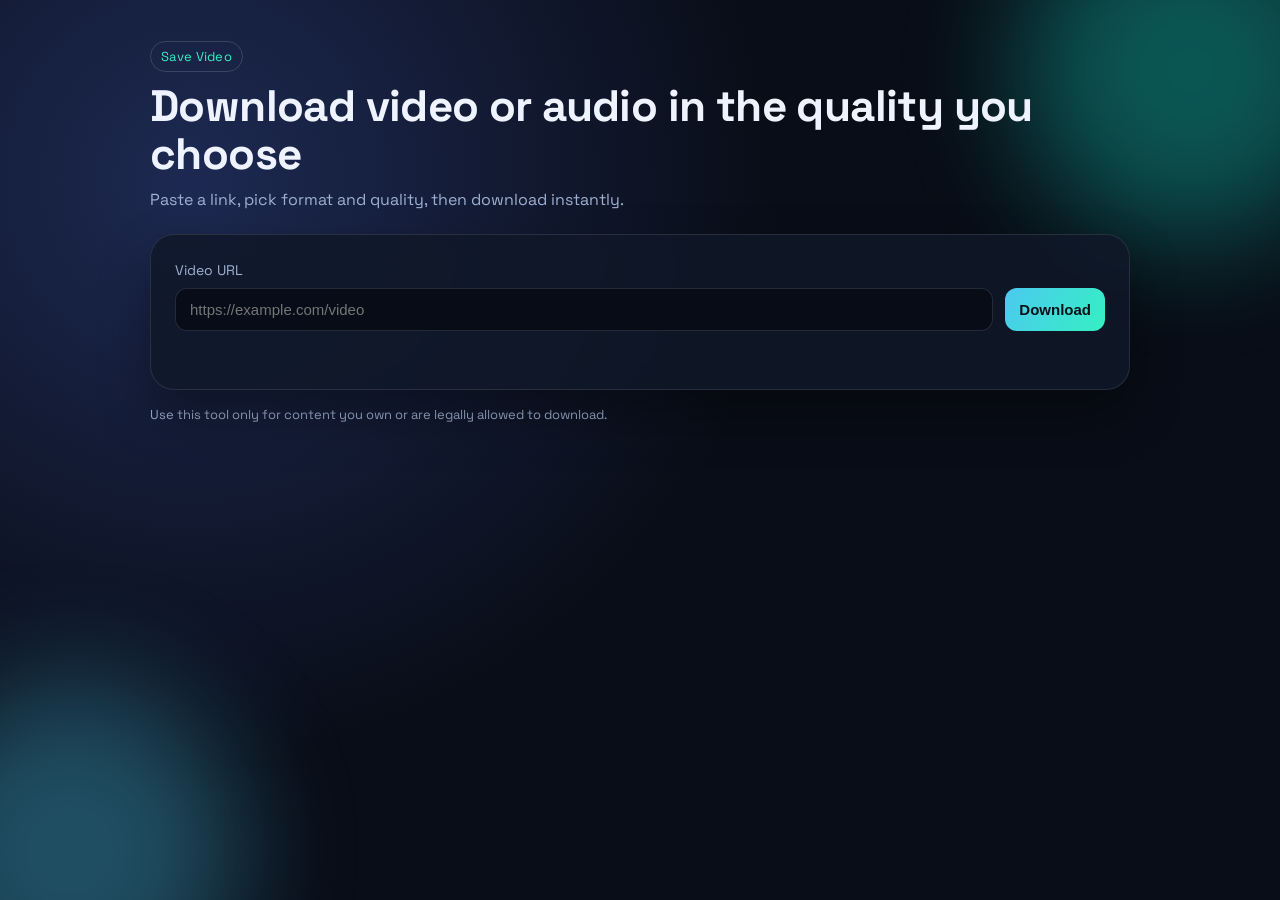
<file: static/index.html>
<!doctype html>
<html lang="en">
  <head>
    <meta charset="UTF-8" />
    <meta name="viewport" content="width=device-width, initial-scale=1.0" />
     <link rel="icon" href="/static/favicon.ico">
    <title>Save Video</title>
    <link rel="stylesheet" href="/static/styles.css" />
  </head>
  <body data-page-mode="all">
    <div class="bg-orb orb-1"></div>
    <div class="bg-orb orb-2"></div>
    <main class="container">
      <header class="hero">
        <p class="tag">Save Video</p>
        <h1>Download video or audio in the quality you choose</h1>
        <p class="subtitle">
          Paste a link, pick format and quality, then download instantly.
        </p>
        

      <section class="panel">
        <form id="analyze-form" class="url-form">
          <label for="url-input">Video URL</label>
          <div class="row">
            <input
              id="url-input"
              type="url"
              required
              placeholder="https://example.com/video"
              autocomplete="off"
            />
            <button id="analyze-btn" type="submit">Download</button>
          </div>
        </form>

        <p id="status" class="status"></p>

        <section id="result" class="result hidden">
          <div class="meta">
            <img id="thumb" alt="Thumbnail" class="thumb" />
            <div class="meta-text">
              <h2 id="title"></h2>
              <p id="uploader"></p>
              <p id="duration"></p>
            </div>
          </div>

          <div class="download-grid">
            <article class="card">
              <h3>Video download</h3>
              <label for="video-format">Quality</label>
              <select id="video-format"></select>
              <button id="download-video" type="button">Download Video</button>
            </article>

            <article class="card">
              <h3>Audio download</h3>
              <label for="audio-format-id">Source audio stream</label>
              <select id="audio-format-id"></select>

              <label for="audio-file-format">Final file format</label>
              <select id="audio-file-format">
                <option value="mp3">MP3</option>
                <option value="m4a">M4A</option>
                <option value="wav">WAV</option>
                <option value="opus">OPUS</option>
              </select>

              <button id="download-audio" type="button">Download Audio</button>
            </article>
          </div>
        </section>
      </section>

      <footer>
        Use this tool only for content you own or are legally allowed to download.
      </footer>
    </main>

    <script src="/static/app.js"></script>
  </body>
</html>
</file>
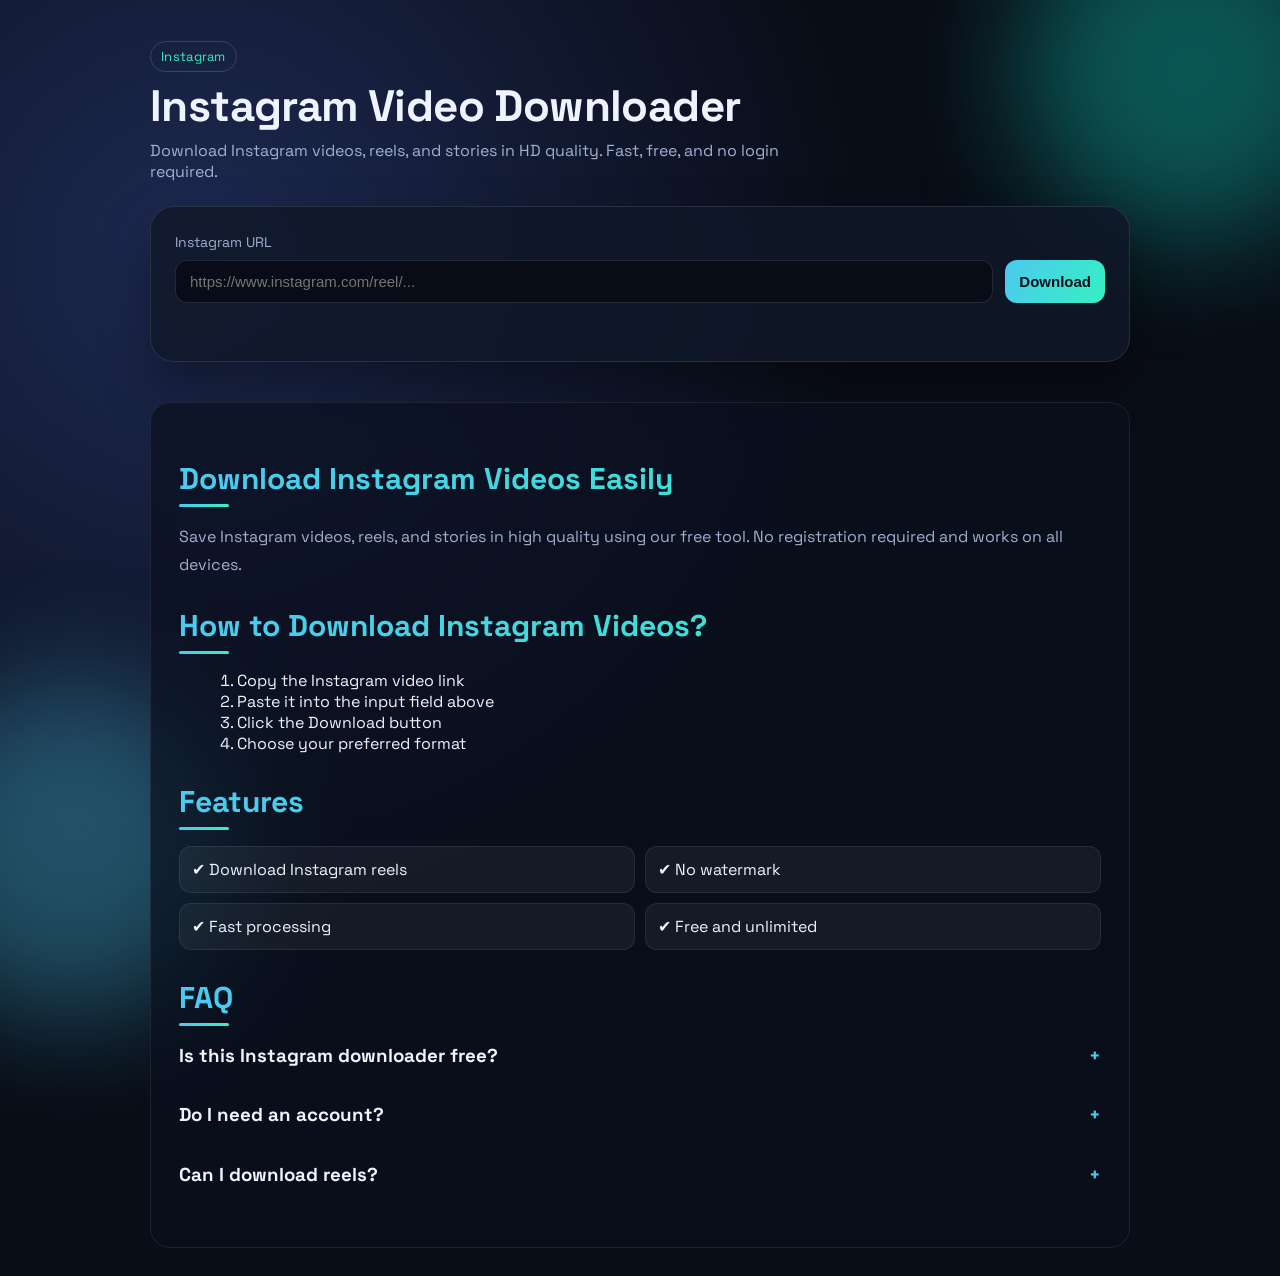
<file: static/instagram-downloader.html>
<!doctype html>
<html lang="en">
  <head>
    <meta charset="UTF-8" />
    <meta name="viewport" content="width=device-width, initial-scale=1.0" />

    <!-- ✅ SEO Title -->
    <title>Instagram Video Downloader - Download Reels, Stories & Videos</title>

    <!-- ✅ SEO Description -->
    <meta name="description" content="Download Instagram videos, reels, and stories in high quality. Free Instagram downloader without login." />

    <!-- ✅ Keywords (اختياري) -->
    <meta name="keywords" content="instagram downloader, download instagram video, reels downloader, save instagram video" />

    <link rel="stylesheet" href="/static/styles.css" />
  </head>

  <body data-page-mode="all">
    <div class="bg-orb orb-1"></div>
    <div class="bg-orb orb-2"></div>

    <main class="container">
      
      <!-- 🔥 HERO -->
      <header class="hero">
        <p class="tag">Instagram</p>

        <h1>Instagram Video Downloader</h1>

        <p class="subtitle">
          Download Instagram videos, reels, and stories in HD quality. 
          Fast, free, and no login required.
        </p>
      </header>

      <!-- 🔧 TOOL -->
      <section class="panel">
        <form id="analyze-form" class="url-form">
          <label for="url-input">Instagram URL</label>

          <div class="row">
            <input
              id="url-input"
              type="url"
              required
              placeholder="https://www.instagram.com/reel/..."
              autocomplete="off"
            />
            <button id="analyze-btn" type="submit">Download</button>
          </div>
        </form>

        <p id="status" class="status"></p>

        <!-- 📦 RESULT -->
        <section id="result" class="result hidden">
          <div class="meta">
            <img id="thumb" alt="Thumbnail" class="thumb" />
            <div class="meta-text">
              <h2 id="title"></h2>
              <p id="uploader"></p>
              <p id="duration"></p>
            </div>
          </div>

          <div class="download-grid">
            <article class="card">
              <h3>Download Video</h3>
              <label for="video-format">Quality</label>
              <select id="video-format"></select>
              <button id="download-video" type="button">Download Video</button>
            </article>

            <article class="card">
              <h3>Download Audio</h3>
              <label for="audio-format-id">Audio Stream</label>
              <select id="audio-format-id"></select>

              <label for="audio-file-format">Format</label>
              <select id="audio-file-format">
                <option value="mp3">MP3</option>
                <option value="m4a">M4A</option>
                <option value="wav">WAV</option>
                <option value="opus">OPUS</option>
              </select>

              <button id="download-audio" type="button">Download Audio</button>
            </article>
          </div>
        </section>
      </section>

      <!-- 🔥 SEO CONTENT -->
      <section class="seo-content">
        <h2>Download Instagram Videos Easily</h2>
        <p>
          Save Instagram videos, reels, and stories in high quality using our free tool.
          No registration required and works on all devices.
        </p>

        <h2>How to Download Instagram Videos?</h2>
        <ol>
          <li>Copy the Instagram video link</li>
          <li>Paste it into the input field above</li>
          <li>Click the Download button</li>
          <li>Choose your preferred format</li>
        </ol>

        <h2>Features</h2>
        <ul>
          <li>✔ Download Instagram reels</li>
          <li>✔ No watermark</li>
          <li>✔ Fast processing</li>
          <li>✔ Free and unlimited</li>
        </ul>

        <!-- 💥 FAQ -->
        <h2>FAQ</h2>

        <h3>Is this Instagram downloader free?</h3>
        <p>Yes, it is completely free to use.</p>

        <h3>Do I need an account?</h3>
        <p>No login or account is required.</p>

        <h3>Can I download reels?</h3>
        <p>Yes, you can download reels, videos, and stories.</p>
      </section>

    </main>

    <script src="/static/app.js"></script>
    <script>
document.querySelectorAll(".seo-content h3").forEach((q) => {
  q.addEventListener("click", () => {
    const answer = q.nextElementSibling;

    answer.classList.toggle("open");
  });
});
</script>
  </body>
</html>
</file>
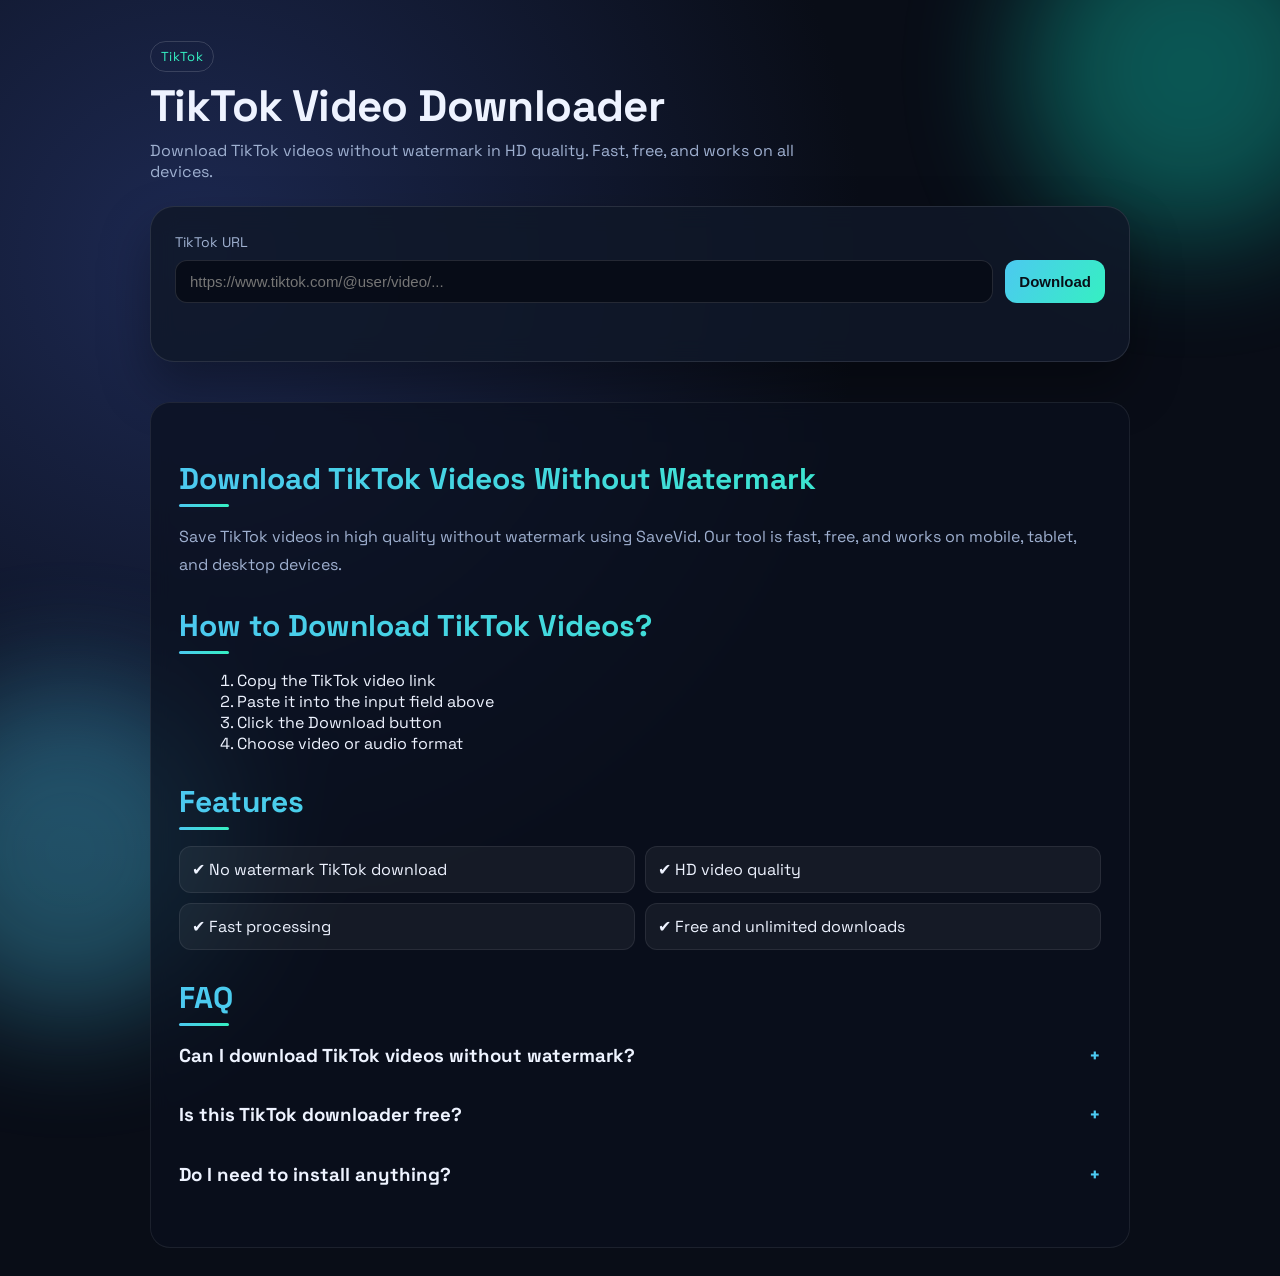
<file: static/tiktok-downloader.html>
<!doctype html>
<html lang="en">
  <head>
    <meta charset="UTF-8" />
    <meta name="viewport" content="width=device-width, initial-scale=1.0" />

    <!-- 🔥 SEO -->
    <title>TikTok Video Downloader Without Watermark - SaveVid</title>
    <meta name="description" content="Download TikTok videos without watermark in HD quality. Fast, free, and no login required." />
    <meta name="keywords" content="tiktok downloader, download tiktok video, no watermark tiktok, save tiktok video" />

    <link rel="stylesheet" href="/static/styles.css" />
  </head>

  <body data-page-mode="all">
    <div class="bg-orb orb-1"></div>
    <div class="bg-orb orb-2"></div>

    <main class="container">

      <!-- 🔥 HERO -->
      <header class="hero">
        <p class="tag">TikTok</p>

        <h1>TikTok Video Downloader</h1>

        <p class="subtitle">
          Download TikTok videos without watermark in HD quality.
          Fast, free, and works on all devices.
        </p>
      </header>

      <!-- 🧠 TOOL -->
      <section class="panel">
        <form id="analyze-form" class="url-form">
          <label for="url-input">TikTok URL</label>

          <div class="row">
            <input
              id="url-input"
              type="url"
              required
              placeholder="https://www.tiktok.com/@user/video/..."
              autocomplete="off"
            />
            <button id="analyze-btn" type="submit">Download</button>
          </div>
        </form>

        <p id="status" class="status"></p>

        <!-- 📦 RESULT -->
        <section id="result" class="result hidden">
          <div class="meta">
            <img id="thumb" alt="Thumbnail" class="thumb" />
            <div class="meta-text">
              <h2 id="title"></h2>
              <p id="uploader"></p>
              <p id="duration"></p>
            </div>
          </div>

          <div class="download-grid">
            <article class="card">
              <h3>Download Video</h3>
              <label for="video-format">Quality</label>
              <select id="video-format"></select>
              <button id="download-video" type="button">Download Video</button>
            </article>

            <article class="card">
              <h3>Download Audio</h3>
              <label for="audio-format-id">Audio Stream</label>
              <select id="audio-format-id"></select>

              <label for="audio-file-format">Format</label>
              <select id="audio-file-format">
                <option value="mp3">MP3</option>
                <option value="m4a">M4A</option>
                <option value="wav">WAV</option>
                <option value="opus">OPUS</option>
              </select>

              <button id="download-audio" type="button">Download Audio</button>
            </article>
          </div>
        </section>
      </section>

      <!-- 🔥 SEO CONTENT -->
      <section class="seo-content">

        <h2>Download TikTok Videos Without Watermark</h2>
        <p>
          Save TikTok videos in high quality without watermark using SaveVid.
          Our tool is fast, free, and works on mobile, tablet, and desktop devices.
        </p>

        <h2>How to Download TikTok Videos?</h2>
        <ol>
          <li>Copy the TikTok video link</li>
          <li>Paste it into the input field above</li>
          <li>Click the Download button</li>
          <li>Choose video or audio format</li>
        </ol>

        <h2>Features</h2>
        <ul>
          <li>✔ No watermark TikTok download</li>
          <li>✔ HD video quality</li>
          <li>✔ Fast processing</li>
          <li>✔ Free and unlimited downloads</li>
        </ul>

        <!-- 💥 FAQ -->
        <h2>FAQ</h2>

        <h3>Can I download TikTok videos without watermark?</h3>
        <p>Yes, our tool removes the watermark automatically.</p>

        <h3>Is this TikTok downloader free?</h3>
        <p>Yes, completely free with no limits.</p>

        <h3>Do I need to install anything?</h3>
        <p>No, everything works online in your browser.</p>

      </section>

    </main>

    <script src="/static/app.js"></script>
  </body>
</html>
</file>
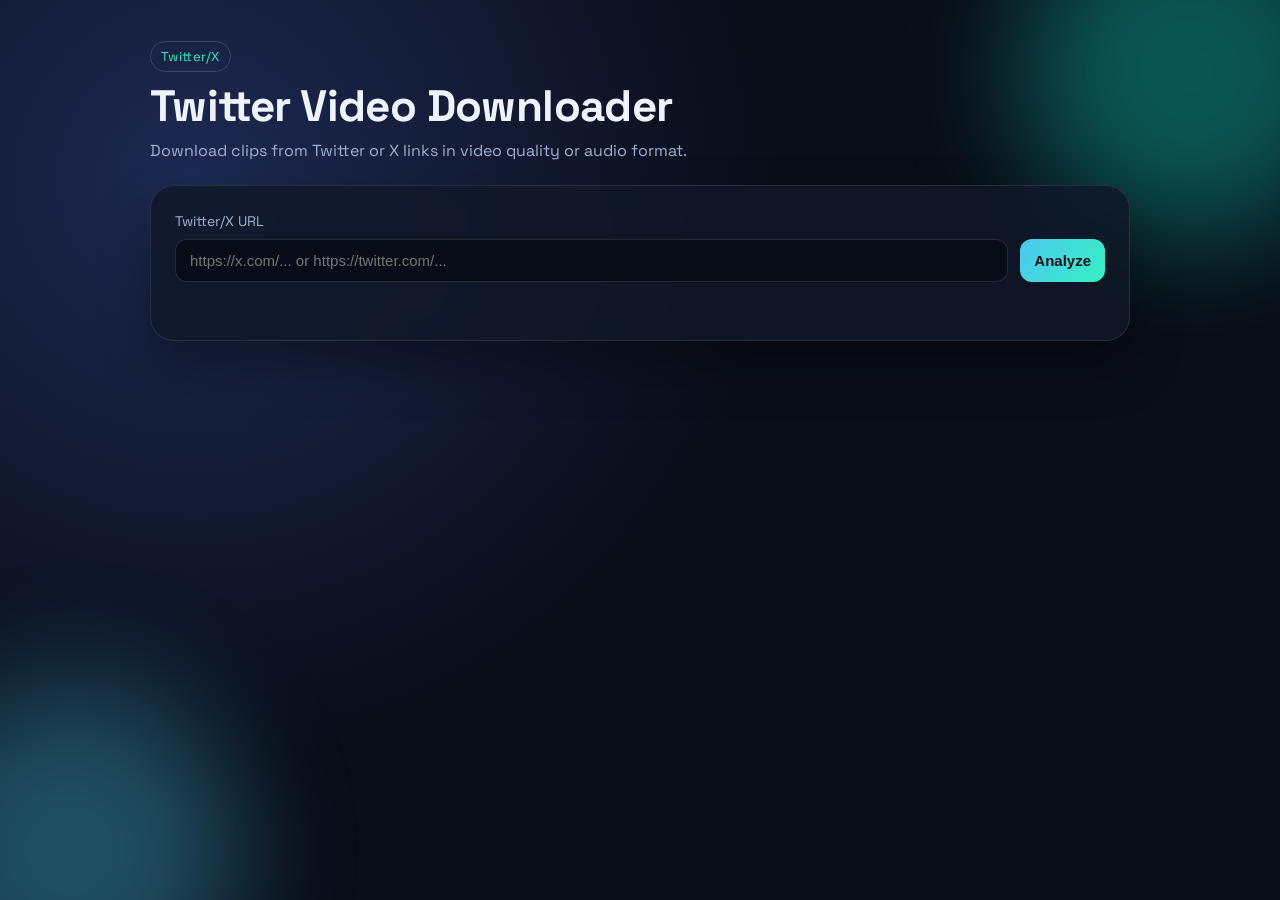
<file: static/twitter-downloader.html>
<!doctype html>
<html lang="en">
  <head>
    <meta charset="UTF-8" />
    <meta name="viewport" content="width=device-width, initial-scale=1.0" />
    <title>Twitter Downloader</title>
    <link rel="stylesheet" href="/static/styles.css" />
  </head>
  <body data-page-mode="all">
    <div class="bg-orb orb-1"></div>
    <div class="bg-orb orb-2"></div>
    <main class="container">
      <header class="hero">
        <p class="tag">Twitter/X</p>
        <h1>Twitter Video Downloader</h1>
        <p class="subtitle">Download clips from Twitter or X links in video quality or audio format.</p>
        
        
      </header>

      <section class="panel">
        <form id="analyze-form" class="url-form">
          <label for="url-input">Twitter/X URL</label>
          <div class="row">
            <input
              id="url-input"
              type="url"
              required
              placeholder="https://x.com/... or https://twitter.com/..."
              autocomplete="off"
            />
            <button id="analyze-btn" type="submit">Analyze</button>
          </div>
        </form>

        <p id="status" class="status"></p>

        <section id="result" class="result hidden">
          <div class="meta">
            <img id="thumb" alt="Thumbnail" class="thumb" />
            <div class="meta-text">
              <h2 id="title"></h2>
              <p id="uploader"></p>
              <p id="duration"></p>
            </div>
          </div>

          <div class="download-grid">
            <article class="card">
              <h3>Video download</h3>
              <label for="video-format">Quality</label>
              <select id="video-format"></select>
              <button id="download-video" type="button">Download Video</button>
            </article>

            <article class="card">
              <h3>Audio download</h3>
              <label for="audio-format-id">Source audio stream</label>
              <select id="audio-format-id"></select>

              <label for="audio-file-format">Final file format</label>
              <select id="audio-file-format">
                <option value="mp3">MP3</option>
                <option value="m4a">M4A</option>
                <option value="wav">WAV</option>
                <option value="opus">OPUS</option>
              </select>

              <button id="download-audio" type="button">Download Audio</button>
            </article>
          </div>
        </section>
      </section>
    </main>

    <script src="/static/app.js"></script>
  </body>
</html>
</file>
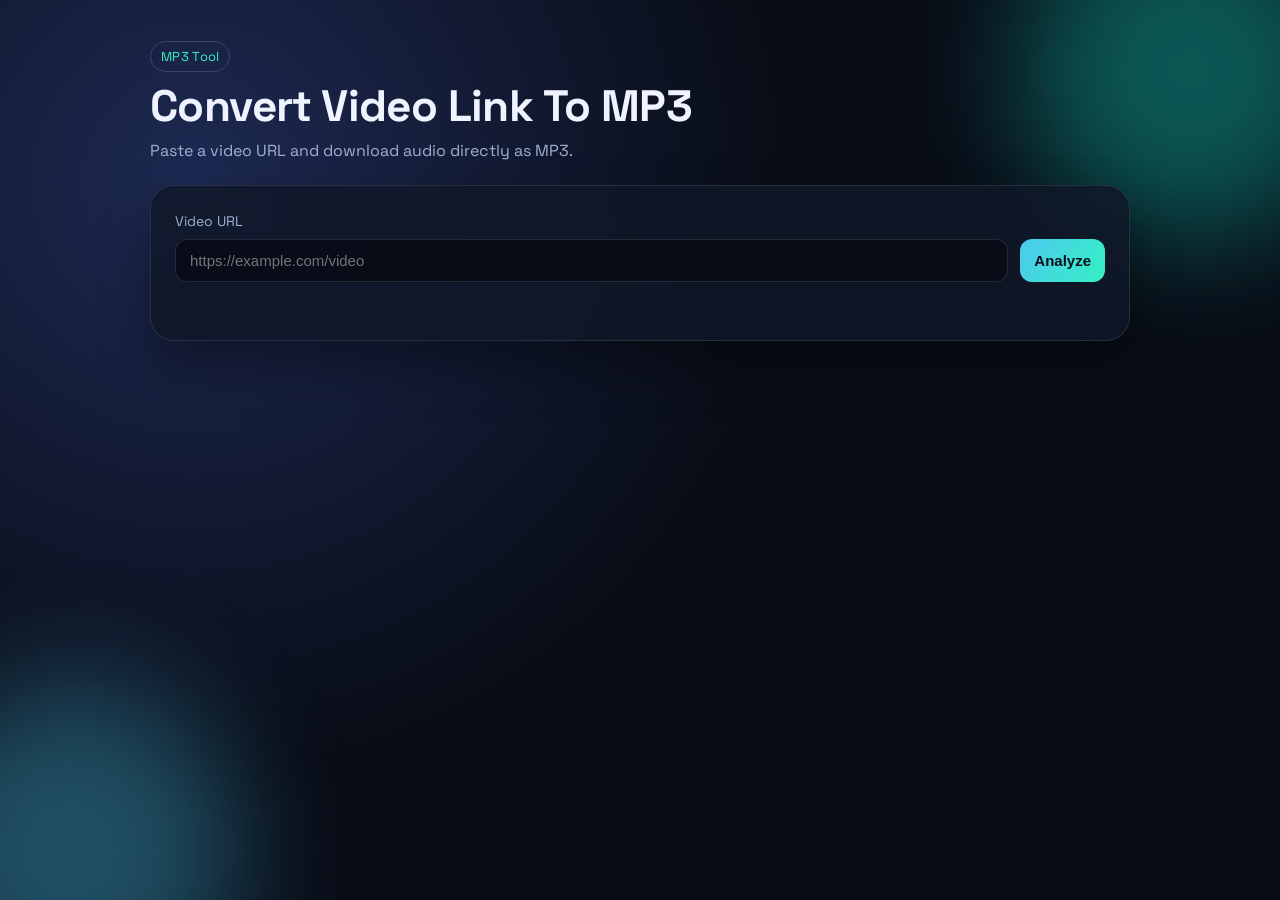
<file: static/video-to-mp3.html>
<!doctype html>
<html lang="en">
  <head>
    <meta charset="UTF-8" />
    <meta name="viewport" content="width=device-width, initial-scale=1.0" />
    <title>Video To MP3</title>
    <link rel="stylesheet" href="/static/styles.css" />
  </head>
  <body data-page-mode="audio" data-default-audio-format="mp3">
    <div class="bg-orb orb-1"></div>
    <div class="bg-orb orb-2"></div>
    <main class="container">
      <header class="hero">
        <p class="tag">MP3 Tool</p>
        <h1>Convert Video Link To MP3</h1>
        <p class="subtitle">Paste a video URL and download audio directly as MP3.</p>
        
        
      </header>

      <section class="panel">
        <form id="analyze-form" class="url-form">
          <label for="url-input">Video URL</label>
          <div class="row">
            <input id="url-input" type="url" required placeholder="https://example.com/video" autocomplete="off" />
            <button id="analyze-btn" type="submit">Analyze</button>
          </div>
        </form>

        <p id="status" class="status"></p>

        <section id="result" class="result hidden">
          <div class="meta">
            <img id="thumb" alt="Thumbnail" class="thumb" />
            <div class="meta-text">
              <h2 id="title"></h2>
              <p id="uploader"></p>
              <p id="duration"></p>
            </div>
          </div>

          <div class="download-grid">
            <article class="card">
              <h3>MP3 download</h3>
              <label for="audio-format-id">Source audio stream</label>
              <select id="audio-format-id"></select>

              <label for="audio-file-format">Final file format</label>
              <select id="audio-file-format" disabled>
                <option value="mp3" selected>MP3</option>
              </select>

              <button id="download-audio" type="button">Download MP3</button>
            </article>
          </div>
        </section>
      </section>
    </main>

    <script src="/static/app.js"></script>
  </body>
</html>
</file>
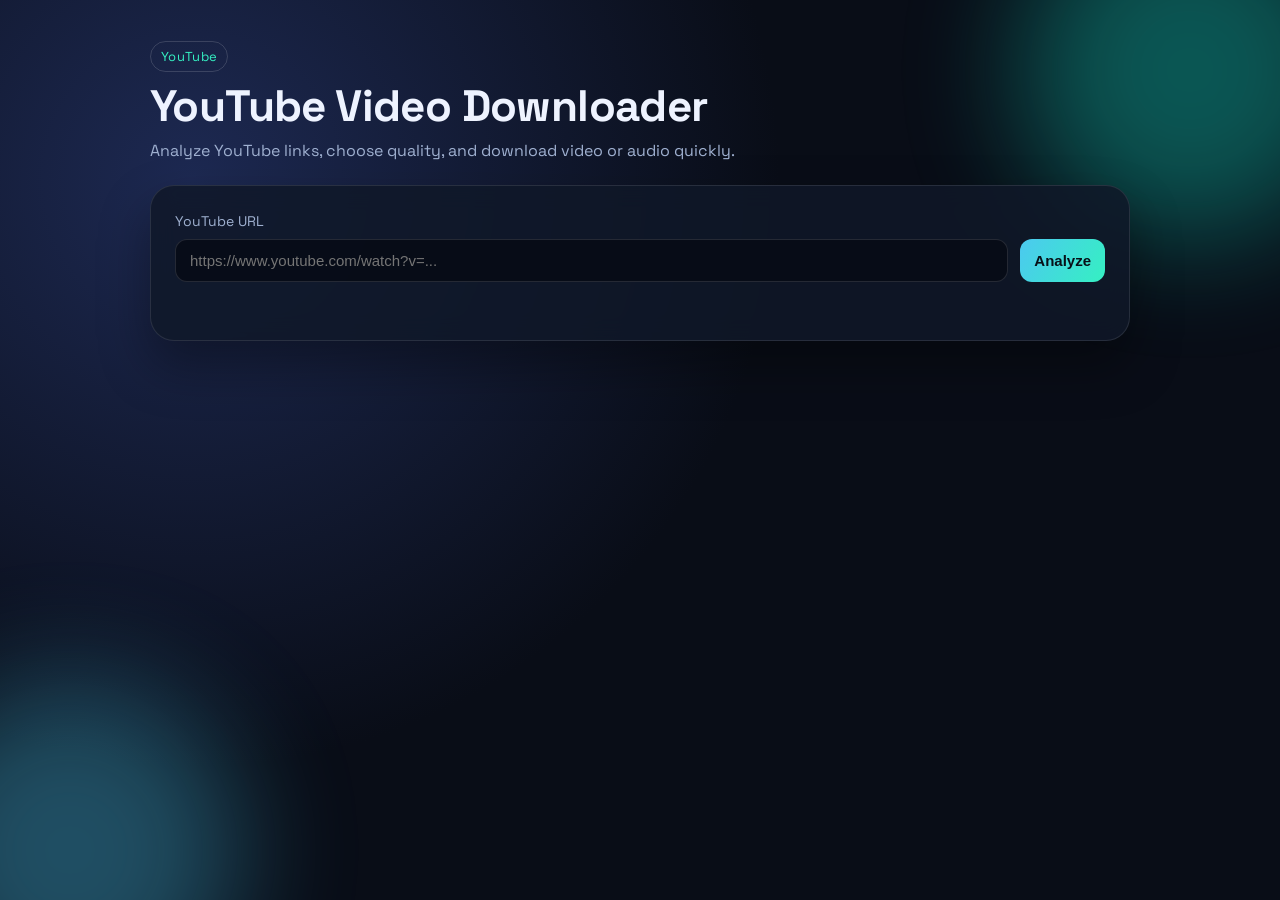
<file: static/youtube-downloader.html>
<!doctype html>
<html lang="en">
  <head>
    <meta charset="UTF-8" />
    <meta name="viewport" content="width=device-width, initial-scale=1.0" />
    <title>YouTube Downloader</title>
    <link rel="stylesheet" href="/static/styles.css" />
  </head>
  <body data-page-mode="all">
    <div class="bg-orb orb-1"></div>
    <div class="bg-orb orb-2"></div>
    <main class="container">
      <header class="hero">
        <p class="tag">YouTube</p>
        <h1>YouTube Video Downloader</h1>
        <p class="subtitle">Analyze YouTube links, choose quality, and download video or audio quickly.</p>
        
        
      </header>

      <section class="panel">
        <form id="analyze-form" class="url-form">
          <label for="url-input">YouTube URL</label>
          <div class="row">
            <input
              id="url-input"
              type="url"
              required
              placeholder="https://www.youtube.com/watch?v=..."
              autocomplete="off"
            />
            <button id="analyze-btn" type="submit">Analyze</button>
          </div>
        </form>

        <p id="status" class="status"></p>

        <section id="result" class="result hidden">
          <div class="meta">
            <img id="thumb" alt="Thumbnail" class="thumb" />
            <div class="meta-text">
              <h2 id="title"></h2>
              <p id="uploader"></p>
              <p id="duration"></p>
            </div>
          </div>

          <div class="download-grid">
            <article class="card">
              <h3>Video download</h3>
              <label for="video-format">Quality</label>
              <select id="video-format"></select>
              <button id="download-video" type="button">Download Video</button>
            </article>

            <article class="card">
              <h3>Audio download</h3>
              <label for="audio-format-id">Source audio stream</label>
              <select id="audio-format-id"></select>

              <label for="audio-file-format">Final file format</label>
              <select id="audio-file-format">
                <option value="mp3">MP3</option>
                <option value="m4a">M4A</option>
                <option value="wav">WAV</option>
                <option value="opus">OPUS</option>
              </select>

              <button id="download-audio" type="button">Download Audio</button>
            </article>
          </div>
        </section>
      </section>
    </main>

    <script src="/static/app.js"></script>
  </body>
</html>
</file>
<file: static/styles.css>
@import url("https://fonts.googleapis.com/css2?family=Space+Grotesk:wght@400;500;700&display=swap");

:root {
  --bg: #090d17;
  --panel: rgba(16, 24, 40, 0.85);
  --panel-border: rgba(255, 255, 255, 0.1);
  --text: #eef3ff;
  --muted: #9fb0d0;
  --accent: #4cc9f0;
  --accent-2: #35f0c2;
  --danger: #ff6b7a;
}

* {
  box-sizing: border-box;
}

body {
  margin: 0;
  min-height: 100vh;
  font-family: "Space Grotesk", "Segoe UI", sans-serif;
  color: var(--text);
  background: radial-gradient(circle at 15% 20%, #1d2952 0%, #090d17 45%) no-repeat;
  padding: 28px 16px;
  overflow-x: hidden;
}

.bg-orb {
  position: fixed;
  width: 340px;
  height: 340px;
  border-radius: 50%;
  filter: blur(60px);
  opacity: 0.35;
  pointer-events: none;
  z-index: 0;
}

.orb-1 {
  background: #11dfc4;
  top: -100px;
  right: -80px;
}

.orb-2 {
  background: #4cc9f0;
  bottom: -120px;
  left: -100px;
}

.container {
  max-width: 980px;
  margin: 0 auto;
  position: relative;
  z-index: 1;
}

.hero {
  animation: rise 550ms ease-out;
}

.tag {
  display: inline-block;
  border: 1px solid rgba(255, 255, 255, 0.15);
  padding: 6px 10px;
  border-radius: 999px;
  color: var(--accent-2);
  font-size: 13px;
  letter-spacing: 0.3px;
  margin-bottom: 10px;
}

h1 {
  margin: 0;
  font-size: clamp(26px, 4vw, 44px);
  line-height: 1.1;
  letter-spacing: -0.6px;
}

h2 {
  margin: 0;
  font-size: clamp(22px, 3vw, 34px);
}

.subtitle {
  color: var(--muted);
  margin-top: 10px;
  max-width: 700px;
}

.tool-links {
  margin-top: 14px;
  display: flex;
  flex-wrap: wrap;
  gap: 8px;
}

.tool-link {
  text-decoration: none;
  color: var(--text);
  border: 1px solid rgba(255, 255, 255, 0.16);
  background: rgba(255, 255, 255, 0.06);
  border-radius: 999px;
  padding: 8px 12px;
  font-size: 13px;
  transition: border-color 160ms ease, background 160ms ease;
}

.tool-link:hover {
  border-color: rgba(76, 201, 240, 0.9);
  background: rgba(76, 201, 240, 0.15);
}

.dashboard-link {
  display: inline-block;
  margin-top: 14px;
  text-decoration: none;
  color: #081018;
  font-weight: 700;
  background: linear-gradient(120deg, #4cc9f0, #35f0c2);
  padding: 10px 14px;
  border-radius: 12px;
  transition: transform 180ms ease, box-shadow 180ms ease;
}

.dashboard-link:hover {
  transform: translateY(-1px);
  box-shadow: 0 10px 28px rgba(53, 240, 194, 0.35);
}

.page-actions {
  margin-top: 14px;
  display: flex;
  align-items: center;
  gap: 10px;
}

.panel {
  margin-top: 24px;
  padding: 24px;
  border-radius: 24px;
  background: var(--panel);
  border: 1px solid var(--panel-border);
  backdrop-filter: blur(12px);
  box-shadow: 0 25px 50px rgba(0, 0, 0, 0.35);
}

.url-form label,
.card label {
  font-size: 14px;
  color: var(--muted);
}

.row {
  display: grid;
  grid-template-columns: 1fr auto;
  gap: 12px;
  margin-top: 8px;
}

input,
select,
button {
  border-radius: 12px;
  border: 1px solid rgba(255, 255, 255, 0.12);
  background: rgba(7, 12, 23, 0.9);
  color: var(--text);
  font-size: 15px;
  padding: 12px 14px;
}

input:focus,
select:focus {
  outline: 2px solid rgba(76, 201, 240, 0.45);
  border-color: transparent;
}

button {
  cursor: pointer;
  font-weight: 700;
  transition: transform 180ms ease, box-shadow 180ms ease, opacity 180ms ease;
  background: linear-gradient(120deg, #4cc9f0, #35f0c2);
  color: #081018;
  border: 0;
}

button:hover {
  transform: translateY(-1px);
  box-shadow: 0 10px 28px rgba(53, 240, 194, 0.35);
}

button:disabled {
  opacity: 0.7;
  cursor: not-allowed;
  transform: none;
  box-shadow: none;
}

.ghost-btn {
  background: rgba(255, 255, 255, 0.06);
  color: var(--text);
  border: 1px solid rgba(255, 255, 255, 0.14);
  box-shadow: none;
}

.ghost-btn:hover {
  box-shadow: none;
  border-color: rgba(76, 201, 240, 0.8);
}

.status {
  min-height: 20px;
  margin: 14px 2px 0;
  color: var(--muted);
}

.status.error {
  color: var(--danger);
}

.result {
  margin-top: 16px;
  animation: rise 300ms ease-out;
}

.hidden {
  display: none;
}

.meta {
  display: grid;
  grid-template-columns: minmax(120px, 220px) 1fr;
  gap: 16px;
  margin-bottom: 20px;
}

.thumb {
  width: 100%;
  border-radius: 14px;
  border: 1px solid rgba(255, 255, 255, 0.1);
  aspect-ratio: 16 / 9;
  object-fit: cover;
  background: #0b1222;
}

.meta h2 {
  margin: 0 0 6px;
  font-size: clamp(18px, 2.2vw, 30px);
}

.meta p {
  margin: 5px 0;
  color: var(--muted);
}

.download-grid {
  display: grid;
  grid-template-columns: 1fr 1fr;
  gap: 14px;
}

.card {
  border: 1px solid rgba(255, 255, 255, 0.1);
  border-radius: 16px;
  padding: 16px;
  background: rgba(8, 13, 24, 0.65);
}

.card h3 {
  margin-top: 0;
}

.card select,
.card button {
  width: 100%;
  margin-top: 8px;
}

.history-panel {
  margin-top: 18px;
}

.history-head {
  display: flex;
  justify-content: space-between;
  align-items: flex-start;
  gap: 14px;
}

.history-stats {
  margin-top: 16px;
  display: grid;
  grid-template-columns: repeat(3, 1fr);
  gap: 12px;
}

.metric {
  border: 1px solid rgba(255, 255, 255, 0.1);
  border-radius: 14px;
  padding: 14px;
  background: rgba(8, 13, 24, 0.65);
}

.metric p {
  margin: 0;
  color: var(--muted);
  font-size: 14px;
}

.metric strong {
  margin-top: 6px;
  display: block;
  font-size: clamp(24px, 3.3vw, 34px);
}

.table-wrap {
  margin-top: 14px;
  overflow-x: auto;
  border: 1px solid rgba(255, 255, 255, 0.12);
  border-radius: 16px;
  background: rgba(8, 13, 24, 0.65);
}

.history-table {
  width: 100%;
  border-collapse: collapse;
  min-width: 780px;
}

.history-table th,
.history-table td {
  text-align: left;
  padding: 12px 14px;
  border-bottom: 1px solid rgba(255, 255, 255, 0.08);
  vertical-align: middle;
}

.history-table th {
  color: var(--muted);
  font-size: 13px;
  font-weight: 500;
}

.history-table td {
  font-size: 14px;
}

.history-table tr:last-child td {
  border-bottom: none;
}

.history-link {
  color: var(--accent-2);
  text-decoration: none;
}

.history-link:hover {
  text-decoration: underline;
}

.type-pill {
  display: inline-flex;
  align-items: center;
  border-radius: 999px;
  padding: 4px 10px;
  font-size: 12px;
  border: 1px solid rgba(255, 255, 255, 0.12);
}

.type-pill.video {
  color: #4cc9f0;
}

.type-pill.audio {
  color: #35f0c2;
}

.row-actions {
  display: flex;
  gap: 8px;
}

.row-actions button {
  background: rgba(255, 255, 255, 0.06);
  color: var(--text);
  border: 1px solid rgba(255, 255, 255, 0.14);
  font-size: 13px;
  padding: 8px 10px;
}

.row-actions button:hover {
  border-color: rgba(76, 201, 240, 0.8);
  box-shadow: none;
}

.history-empty {
  color: var(--muted);
}

footer {
  margin-top: 16px;
  color: var(--muted);
  font-size: 13px;
}

@keyframes rise {
  from {
    opacity: 0;
    transform: translateY(7px);
  }
  to {
    opacity: 1;
    transform: translateY(0);
  }
}

@media (max-width: 860px) {
  .row,
  .download-grid,
  .meta,
  .history-stats {
    grid-template-columns: 1fr;
  }

  .history-head {
    flex-direction: column;
    align-items: stretch;
  }

  .tool-links {
    flex-direction: column;
    align-items: stretch;
  }

  .tool-link {
    text-align: center;
  }

  .page-actions {
    flex-direction: column;
    align-items: stretch;
  }
}/* ===== SEO SECTION ===== */
.seo-content {
  margin-top: 40px;
  padding: 28px;
  border-radius: 20px;
  background: rgba(10, 16, 30, 0.7);
  border: 1px solid rgba(255, 255, 255, 0.08);
  backdrop-filter: blur(10px);
}

/* 🔥 عناوين */
.seo-content h2 {
  margin-top: 28px;
  margin-bottom: 10px;
  font-size: clamp(22px, 2.5vw, 30px);
  background: linear-gradient(90deg, #4cc9f0, #35f0c2);
  -webkit-background-clip: text;
  -webkit-text-fill-color: transparent;
}

/* خط تحت العنوان */
.seo-content h2::after {
  content: "";
  display: block;
  width: 50px;
  height: 3px;
  margin-top: 6px;
  background: linear-gradient(90deg, #4cc9f0, #35f0c2);
  border-radius: 10px;
}

/* 📖 نص */
.seo-content p {
  color: var(--muted);
  line-height: 1.7;
  margin-bottom: 14px;
}

/* 🔢 القوائم */
.seo-content ol {
  margin-left: 18px;
  color: var(--text);
}

/* ✨ Features Grid */
.seo-content ul {
  display: grid;
  grid-template-columns: repeat(2, 1fr);
  gap: 10px;
  list-style: none;
  padding: 0;
}

.seo-content ul li {
  background: rgba(255, 255, 255, 0.05);
  padding: 12px;
  border-radius: 12px;
  border: 1px solid rgba(255, 255, 255, 0.08);
  transition: 0.25s;
}

/* 🔥 Hover قوي */
.seo-content ul li:hover {
  transform: translateY(-3px) scale(1.02);
  background: rgba(76, 201, 240, 0.08);
  border-color: rgba(76, 201, 240, 0.6);
}

/* 💥 FAQ */
.seo-content h3 {
  margin-top: 18px;
  cursor: pointer;
  position: relative;
}

/* علامة + */
.seo-content h3::after {
  content: "+";
  position: absolute;
  right: 0;
  color: var(--accent);
}

/* إخفاء الجواب */
.seo-content h3 + p {
  max-height: 0;
  overflow: hidden;
  transition: 0.3s;
  background: rgba(255, 255, 255, 0.04);
  padding: 0 12px;
  border-radius: 10px;
}

/* عند الفتح */
.seo-content h3 + p.open {
  max-height: 200px;
  padding: 10px 12px;
  margin-top: 8px;
}

/* 📱 موبايل */
@media (max-width: 600px) {
  .seo-content ul {
    grid-template-columns: 1fr;
  }

  .seo-content {
    padding: 20px;
  }
}
</file>
